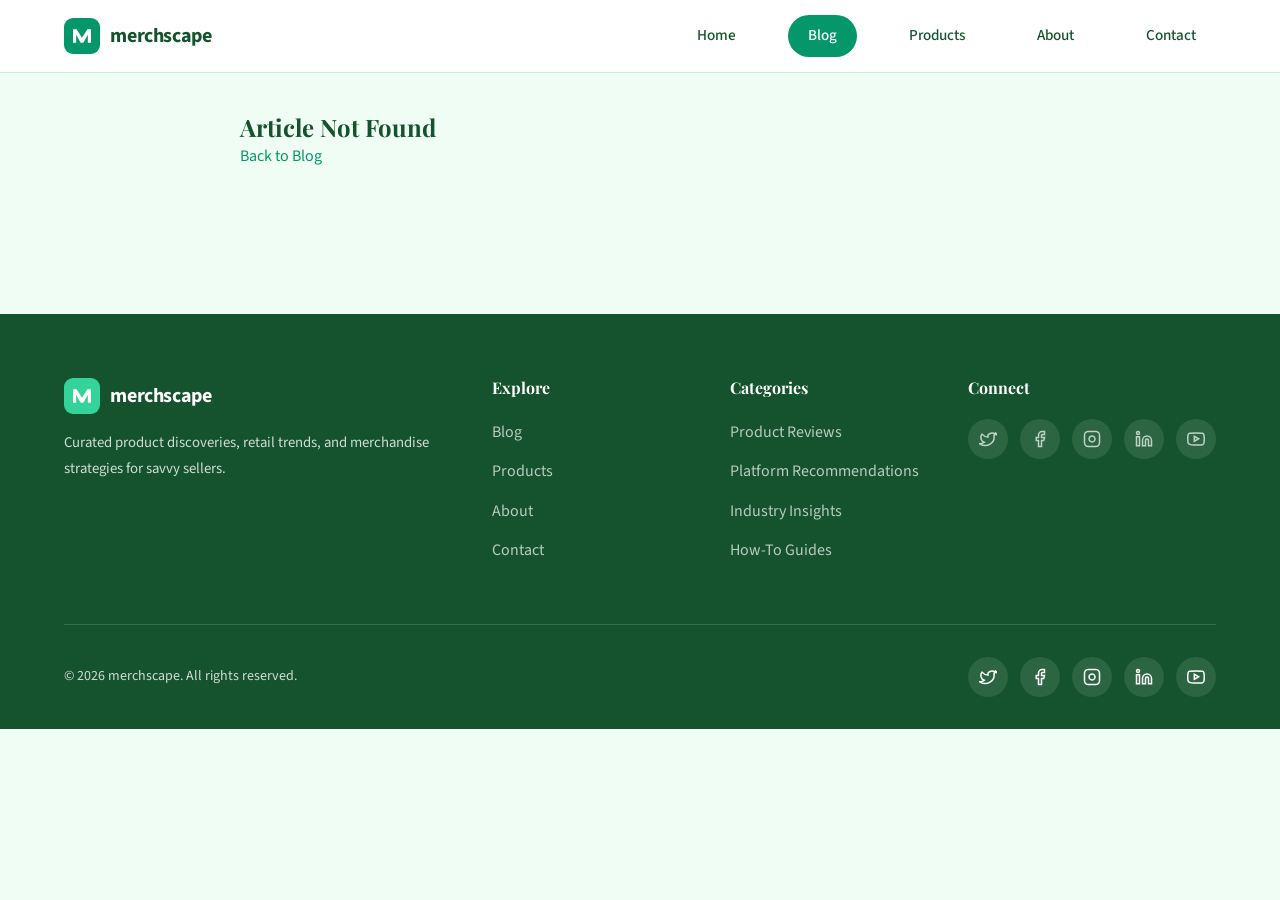
<file: pages/article.html>
<!DOCTYPE html>
<html lang="en">
<head>
  <meta charset="UTF-8">
  <meta name="viewport" content="width=device-width, initial-scale=1.0">
  <title>Article | Merchscape</title>
  <link rel="preconnect" href="https://fonts.googleapis.com">
  <link rel="preconnect" href="https://fonts.gstatic.com" crossorigin>
  <link href="https://fonts.googleapis.com/css2?family=Playfair+Display:wght@600;700&family=Source+Sans+3:wght@400;500;600;700&display=swap" rel="stylesheet">
  <link rel="stylesheet" href="../css/variables.css">
  <link rel="stylesheet" href="../css/base.css">
  <link rel="stylesheet" href="../css/components.css">
</head>
<body>
  <div id="header"></div>
  <main>
    <section class="section" style="padding-top:7rem">
      <div class="container">
        <article class="article-detail" id="article-content"></article>
      </div>
    </section>
  </main>
  <div id="footer"></div>
  <div id="back-to-top-mount"></div>
  <script type="module">
    import { initLayout } from '../js/app.js';
    import { articles } from '../js/data.js';
    import { findById, initScrollAnimations } from '../js/utils.js';
    import { renderRelatedArticles } from '../components/related-articles.js';

    initLayout('blog', '../');
    const id = new URLSearchParams(location.search).get('id');
    const article = findById(id, articles);
    const el = document.getElementById('article-content');

    if (!article) {
      el.innerHTML = '<div class="empty-state"><h2>Article Not Found</h2><p><a href="blog.html">Back to Blog</a></p></div>';
    } else {
      document.title = article.title + ' | merchscape';
      const date = new Date(article.date).toLocaleDateString('en-US', { year: 'numeric', month: 'long', day: 'numeric' });
      el.innerHTML = `
        <div class="article-hero-image"><img src="${article.image}" alt="${article.title}"></div>
        <span class="card-category">${article.category}</span>
        <h1>${article.title}</h1>
        <div class="article-meta">
          <span>By ${article.author}</span>
          <span>${date}</span>
          <span>${article.readTime} read</span>
        </div>
        <div class="article-content">${article.content}</div>
        ${renderRelatedArticles(article, articles, '../')}
      `;
      initScrollAnimations();
    }
  </script>
</body>
</html>
</file>
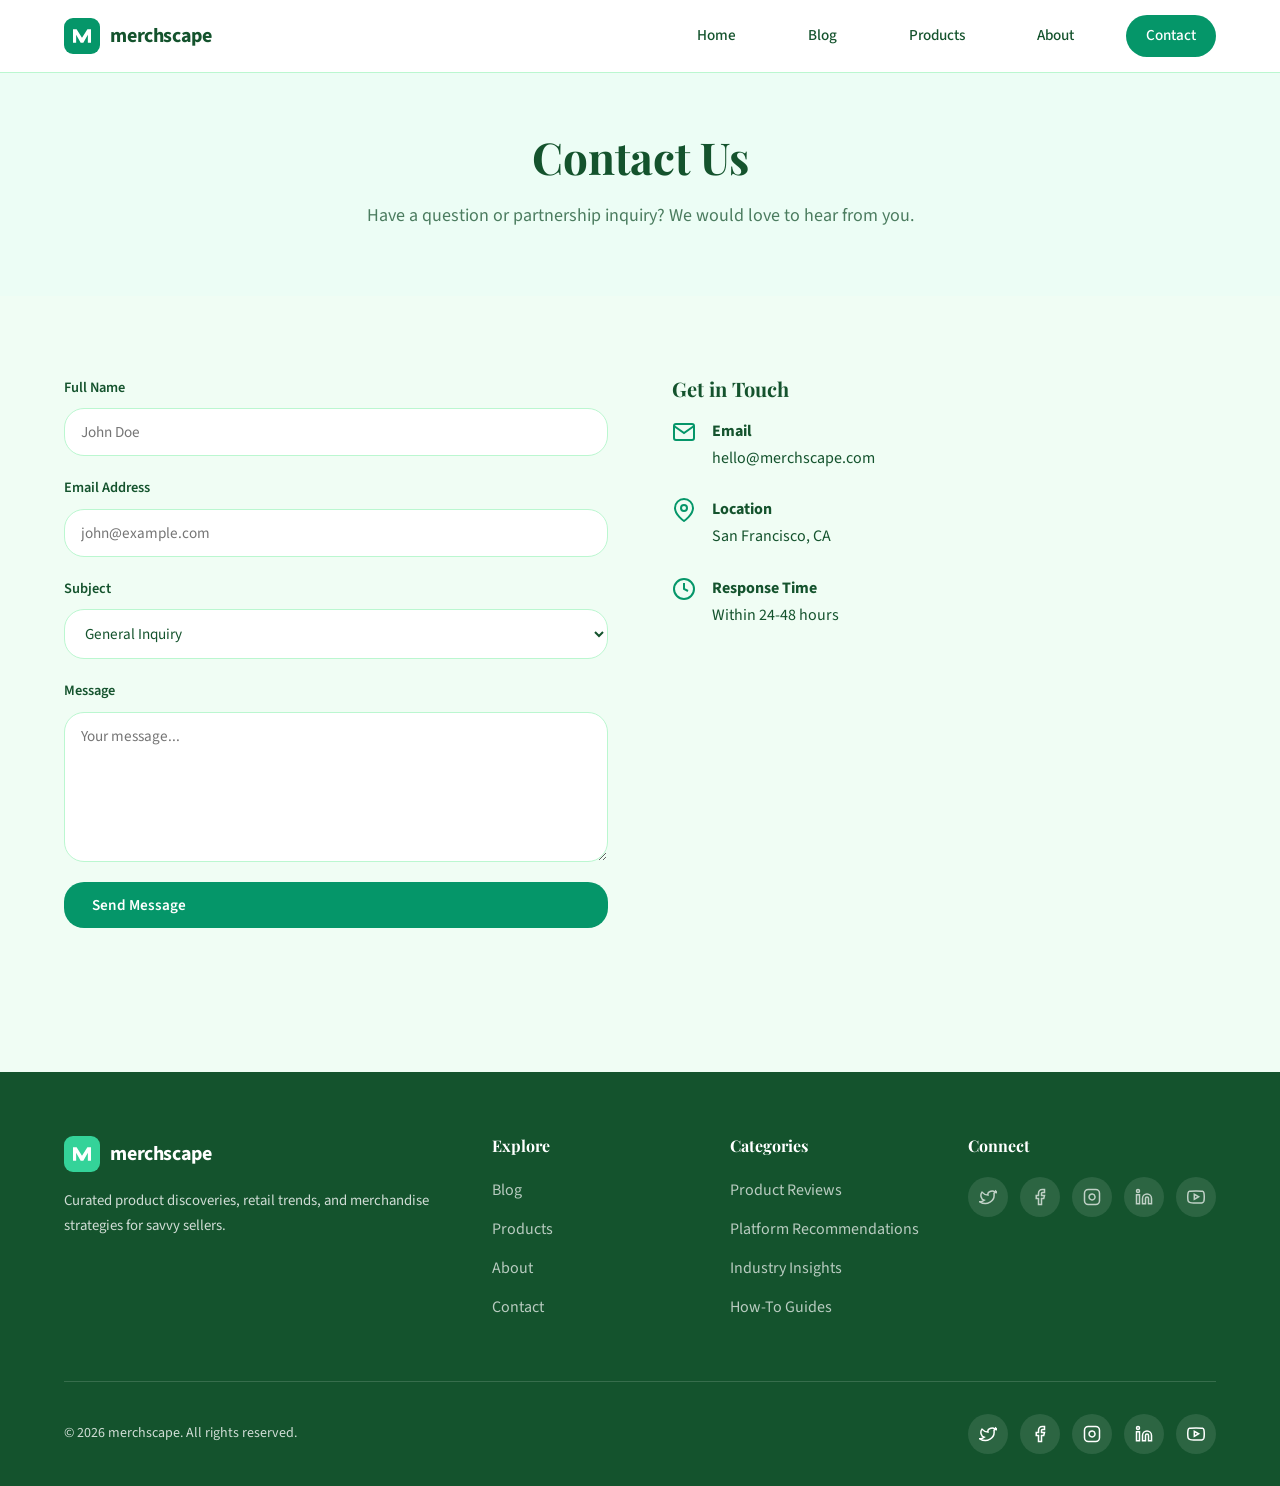
<file: pages/contact.html>
<!DOCTYPE html>
<html lang="en">
<head>
  <meta charset="UTF-8">
  <meta name="viewport" content="width=device-width, initial-scale=1.0">
  <title>Contact | Merchscape</title>
  <meta name="description" content="Contact Merchscape">
  <link rel="preconnect" href="https://fonts.googleapis.com">
  <link rel="preconnect" href="https://fonts.gstatic.com" crossorigin>
  <link href="https://fonts.googleapis.com/css2?family=Playfair+Display:wght@600;700&family=Source+Sans+3:wght@400;500;600;700&display=swap" rel="stylesheet">
  <link rel="stylesheet" href="../css/variables.css">
  <link rel="stylesheet" href="../css/base.css">
  <link rel="stylesheet" href="../css/components.css">
</head>
<body>
  <div id="header"></div>
  <main>
    <section class="page-hero">
      <div class="container">
        <h1>Contact Us</h1>
        <p>Have a question or partnership inquiry? We would love to hear from you.</p>
      </div>
    </section>
    <section class="section">
      <div class="container">
        <div class="contact-grid fade-in">
          <form class="contact-form" id="contact-form">
            <div class="form-group">
              <label for="name">Full Name</label>
              <input type="text" id="name" name="name" required placeholder="John Doe">
            </div>
            <div class="form-group">
              <label for="email">Email Address</label>
              <input type="email" id="email" name="email" required placeholder="john@example.com">
            </div>
            <div class="form-group">
              <label for="subject">Subject</label>
              <select id="subject" name="subject">
                <option>General Inquiry</option>
                <option>Partnership</option>
                <option>Product Review Request</option>
                <option>Feedback</option>
              </select>
            </div>
            <div class="form-group">
              <label for="message">Message</label>
              <textarea id="message" name="message" required placeholder="Your message..."></textarea>
            </div>
            <button type="submit" class="btn btn-primary">Send Message</button>
          </form>
          <div class="contact-info">
            <h3>Get in Touch</h3>
            <div class="contact-item">
              <svg viewBox="0 0 24 24" fill="none" stroke="currentColor" stroke-width="2"><path d="M4 4h16c1.1 0 2 .9 2 2v12c0 1.1-.9 2-2 2H4c-1.1 0-2-.9-2-2V6c0-1.1.9-2 2-2z"/><polyline points="22,6 12,13 2,6"/></svg>
              <div><strong>Email</strong><br>hello@merchscape.com</div>
            </div>
            <div class="contact-item">
              <svg viewBox="0 0 24 24" fill="none" stroke="currentColor" stroke-width="2"><path d="M21 10c0 7-9 13-9 13s-9-6-9-13a9 9 0 0 1 18 0z"/><circle cx="12" cy="10" r="3"/></svg>
              <div><strong>Location</strong><br>San Francisco, CA</div>
            </div>
            <div class="contact-item">
              <svg viewBox="0 0 24 24" fill="none" stroke="currentColor" stroke-width="2"><circle cx="12" cy="12" r="10"/><polyline points="12 6 12 12 16 14"/></svg>
              <div><strong>Response Time</strong><br>Within 24-48 hours</div>
            </div>
          </div>
        </div>
      </div>
    </section>
  </main>
  <div id="footer"></div>
  <div id="back-to-top-mount"></div>
  <script type="module">
    import { initLayout } from '../js/app.js';
    initLayout('contact', '../');
    document.getElementById('contact-form').addEventListener('submit', e => {
      e.preventDefault();
      alert('Thank you for your message! We will get back to you soon.');
      e.target.reset();
    });
  </script>
</body>
</html>
</file>
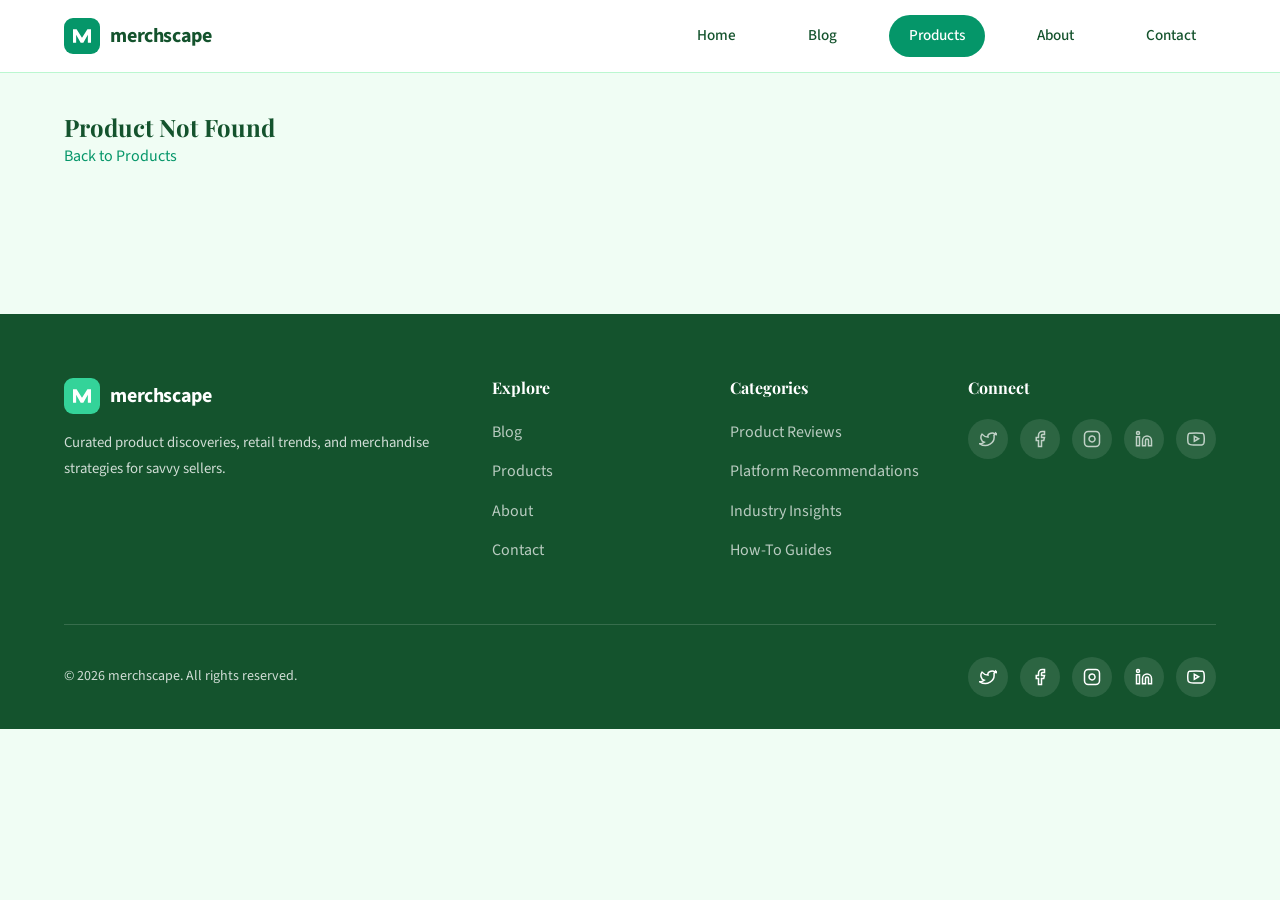
<file: pages/product.html>
<!DOCTYPE html>
<html lang="en">
<head>
  <meta charset="UTF-8">
  <meta name="viewport" content="width=device-width, initial-scale=1.0">
  <title>Product | Merchscape</title>
  <link rel="preconnect" href="https://fonts.googleapis.com">
  <link rel="preconnect" href="https://fonts.gstatic.com" crossorigin>
  <link href="https://fonts.googleapis.com/css2?family=Playfair+Display:wght@600;700&family=Source+Sans+3:wght@400;500;600;700&display=swap" rel="stylesheet">
  <link rel="stylesheet" href="../css/variables.css">
  <link rel="stylesheet" href="../css/base.css">
  <link rel="stylesheet" href="../css/components.css">
</head>
<body>
  <div id="header"></div>
  <main>
    <section class="section" style="padding-top:7rem">
      <div class="container">
        <div class="product-detail" id="product-content"></div>
      </div>
    </section>
  </main>
  <div id="footer"></div>
  <div id="back-to-top-mount"></div>
  <script type="module">
    import { initLayout } from '../js/app.js';
    import { products } from '../js/data.js';
    import { findById } from '../js/utils.js';

    initLayout('products', '../');
    const id = new URLSearchParams(location.search).get('id');
    const product = findById(id, products);
    const el = document.getElementById('product-content');

    if (!product) {
      el.innerHTML = '<div class="empty-state"><h2>Product Not Found</h2><p><a href="products.html">Back to Products</a></p></div>';
    } else {
      document.title = product.name + ' | merchscape';
      const stars = '★'.repeat(Math.floor(product.rating));
      el.innerHTML = `
        <div class="product-detail-image"><img src="${product.image}" alt="${product.name}"></div>
        <div class="product-detail-info">
          <span class="card-category">${product.category}</span>
          <h1>${product.name}</h1>
          <div class="product-rating">${stars} ${product.rating} / 5</div>
          <div class="product-price">${product.price}</div>
          <p class="product-desc">${product.description}</p>
          <a href="contact.html" class="btn btn-primary">Get Recommendation</a>
        </div>
        <div class="article-content" style="grid-column:1/-1;margin-top:2rem">${product.content}</div>
      `;
    }
  </script>
</body>
</html>
</file>
<file: css/variables.css>
:root {
  --primary: #059669;
  --primary-dark: #047857;
  --secondary: #10b981;
  --accent: #34d399;
  --bg: #f0fdf4;
  --bg-alt: #ecfdf5;
  --text: #14532d;
  --text-muted: #4b7c5f;
  --border: #bbf7d0;
  --card: #ffffff;
  --hero-overlay: linear-gradient(135deg, rgba(5,150,105,0.85) 0%, rgba(16,185,129,0.7) 100%);
  --radius: 20px;
  --font-heading: 'Playfair Display', serif;
  --font-body: 'Source Sans 3', sans-serif;
  --shadow: 0 4px 24px rgba(0,0,0,0.08);
  --shadow-lg: 0 12px 48px rgba(0,0,0,0.12);
  --transition: 0.3s cubic-bezier(0.4, 0, 0.2, 1);
}
</file>
<file: css/base.css>
*,*::before,*::after{box-sizing:border-box;margin:0;padding:0}
html{scroll-behavior:smooth;font-size:16px}
body{font-family:var(--font-body);background:var(--bg);color:var(--text);line-height:1.7;-webkit-font-smoothing:antialiased}
h1,h2,h3,h4,h5,h6{font-family:var(--font-heading);line-height:1.3;font-weight:700}
a{color:var(--primary);text-decoration:none;transition:color var(--transition)}
a:hover{color:var(--primary-dark)}
img{max-width:100%;height:auto;display:block}
.container{width:100%;max-width:1200px;margin:0 auto;padding:0 1.5rem}
.section{padding:5rem 0}
.section-title{font-size:2.25rem;margin-bottom:.5rem;text-align:center}
.section-subtitle{text-align:center;color:var(--text-muted);margin-bottom:3rem;max-width:600px;margin-left:auto;margin-right:auto}
.btn{display:inline-flex;align-items:center;gap:.5rem;padding:.75rem 1.75rem;border-radius:var(--radius);font-weight:600;font-family:var(--font-body);cursor:pointer;border:none;transition:all var(--transition);font-size:.95rem}
.btn-primary{background:var(--primary);color:#fff}
.btn-primary:hover{background:var(--primary-dark);color:#fff;transform:translateY(-2px);box-shadow:var(--shadow)}
.btn-outline{background:transparent;color:var(--primary);border:2px solid var(--primary)}
.btn-outline:hover{background:var(--primary);color:#fff;transform:translateY(-2px)}
.page-hero{padding:8rem 0 4rem;text-align:center;background:var(--bg-alt)}
.page-hero h1{font-size:2.75rem;margin-bottom:1rem}
.page-hero p{color:var(--text-muted);font-size:1.125rem;max-width:640px;margin:0 auto}
.fade-in{opacity:0;transform:translateY(24px);transition:opacity .6s ease,transform .6s ease}
.fade-in.visible{opacity:1;transform:translateY(0)}

@media(max-width:768px){
  .section{padding:3rem 0}
  .section-title{font-size:1.75rem}
  .page-hero{padding:6rem 0 3rem}
  .page-hero h1{font-size:2rem}
}
</file>
<file: css/components.css>
.site-header{position:fixed;top:0;left:0;right:0;z-index:1000;background:var(--card);backdrop-filter:blur(12px);border-bottom:1px solid var(--border);transition:box-shadow var(--transition)}
.site-header.scrolled{box-shadow:var(--shadow)}
.header-inner{display:flex;align-items:center;justify-content:space-between;height:72px}
.logo{display:flex;align-items:center;gap:.65rem;font-family:var(--font-heading);font-weight:700;font-size:1.25rem;color:var(--text);transition:opacity var(--transition);text-decoration:none}
.logo:hover{color:var(--text);opacity:.85}
.logo-mark{width:36px;height:36px;color:var(--primary);flex-shrink:0;transition:transform var(--transition)}
.logo:hover .logo-mark{transform:scale(1.05)}
.logo-text{font-family:var(--font-body);font-weight:700;letter-spacing:-.02em;text-transform:lowercase}
.site-footer .logo{color:#fff}
.site-footer .logo-mark{color:var(--accent)}
.nav-desktop{display:flex;align-items:center;gap:2rem}
.nav-link{color:var(--text);font-weight:500;font-size:.95rem}
.nav-link{padding:.5rem 1.25rem;border-radius:999px;transition:background var(--transition)}.nav-link:hover,.nav-link.active{background:var(--primary);color:#fff}
.menu-toggle{display:none;background:none;border:none;cursor:pointer;padding:.5rem;color:var(--text)}
.menu-toggle svg{width:24px;height:24px}
.nav-mobile{display:none;position:fixed;top:72px;left:0;right:0;background:var(--card);border-bottom:1px solid var(--border);padding:1rem 1.5rem;flex-direction:column;gap:.5rem;transform:translateY(-100%);opacity:0;transition:all var(--transition);z-index:999}
.nav-mobile.open{transform:translateY(0);opacity:1;display:flex}
.hero{position:relative;min-height:90vh;display:flex;align-items:center;justify-content:center;text-align:center;color:#fff;overflow:hidden}
.hero-bg{position:absolute;inset:0;background-size:cover;background-position:center;transform:scale(1.05);transition:transform 8s ease}
.hero:hover .hero-bg{transform:scale(1)}
.hero-overlay{position:absolute;inset:0;background:var(--hero-overlay)}
.hero-content{position:relative;z-index:2;max-width:800px;padding:2rem}
.hero-content h1{font-size:3.5rem;margin-bottom:1.25rem;animation:fadeUp .8s ease}
.hero-content p{font-size:1.25rem;margin-bottom:2rem;opacity:.95;animation:fadeUp .8s ease .2s both}
.hero-actions{display:flex;gap:1rem;justify-content:center;flex-wrap:wrap;animation:fadeUp .8s ease .4s both}
.hero .btn-primary{background:#fff;color:var(--primary)}
.hero .btn-primary:hover{background:var(--bg-alt);color:var(--primary-dark)}
.hero .btn-outline{border-color:#fff;color:#fff}
.hero .btn-outline:hover{background:#fff;color:var(--primary)}
@keyframes fadeUp{from{opacity:0;transform:translateY(30px)}to{opacity:1;transform:translateY(0)}}
.card{border-radius:var(--radius);overflow:hidden;background:var(--card);box-shadow:0 2px 16px rgba(5,150,105,.1);transition:transform var(--transition)}.card:hover{transform:translateY(-4px) scale(1.01)}
.card-image{aspect-ratio:16/10;overflow:hidden}
.card-image img{width:100%;height:100%;object-fit:cover;transition:transform var(--transition)}
.card:hover .card-image img{transform:scale(1.05)}
.card-body{padding:1.5rem}
.card-category{display:inline-block;padding:.25rem .75rem;background:var(--bg-alt);color:var(--primary);border-radius:999px;font-size:.75rem;font-weight:600;text-transform:uppercase;letter-spacing:.04em;margin-bottom:.75rem}
.card-title{font-size:1.15rem;margin-bottom:.5rem;line-height:1.4}
.card-title a{color:var(--text)}
.card-title a:hover{color:var(--primary)}
.card-meta{display:flex;align-items:center;gap:1rem;color:var(--text-muted);font-size:.85rem;margin-top:1rem}
.card-excerpt{color:var(--text-muted);font-size:.925rem;line-height:1.6}
.cards-grid{display:grid;grid-template-columns:repeat(auto-fill,minmax(320px,1fr));gap:2rem}
.filter-bar{display:flex;flex-wrap:wrap;gap:1rem;margin-bottom:2.5rem;align-items:center}
.search-input{flex:1;min-width:240px;padding:.75rem 1rem 0.75rem 2.75rem;border:1px solid var(--border);border-radius:var(--radius);font-family:var(--font-body);font-size:.95rem;background:var(--card);color:var(--text);transition:border-color var(--transition)}
.search-input:focus{outline:none;border-color:var(--primary)}
.search-wrap{position:relative;flex:1;min-width:240px}
.search-wrap svg{position:absolute;left:1rem;top:50%;transform:translateY(-50%);color:var(--text-muted);width:18px;height:18px}
.category-filter{display:flex;flex-wrap:wrap;gap:.5rem}
.category-btn{padding:.5rem 1rem;border:1px solid var(--border);border-radius:999px;background:var(--card);color:var(--text);font-family:var(--font-body);font-size:.85rem;cursor:pointer;transition:all var(--transition)}
.category-btn:hover,.category-btn.active{background:var(--primary);color:#fff;border-color:var(--primary)}
.pagination{display:flex;justify-content:center;align-items:center;gap:.5rem;margin-top:3rem}
.page-btn{width:40px;height:40px;display:flex;align-items:center;justify-content:center;border:1px solid var(--border);border-radius:var(--radius);background:var(--card);color:var(--text);cursor:pointer;font-family:var(--font-body);transition:all var(--transition)}
.page-btn:hover,.page-btn.active{background:var(--primary);color:#fff;border-color:var(--primary)}
.page-btn:disabled{opacity:.4;cursor:not-allowed}
.article-detail{max-width:800px;margin:0 auto}
.article-detail .article-hero-image{border-radius:var(--radius);overflow:hidden;margin-bottom:2rem;aspect-ratio:16/9}
.article-detail .article-hero-image img{width:100%;height:100%;object-fit:cover}
.article-detail h1{font-size:2.5rem;margin-bottom:1rem}
.article-detail .article-meta{display:flex;flex-wrap:wrap;gap:1.5rem;color:var(--text-muted);margin-bottom:2rem;padding-bottom:2rem;border-bottom:1px solid var(--border)}
.article-content h2{font-size:1.5rem;margin:2rem 0 1rem}
.article-content h3{font-size:1.25rem;margin:1.5rem 0 .75rem}
.article-content p{margin-bottom:1.25rem}
.article-content ul,.article-content ol{margin:1rem 0 1.25rem 1.5rem}
.article-content li{margin-bottom:.5rem}
.product-detail{display:grid;grid-template-columns:1fr 1fr;gap:3rem;align-items:start}
.product-detail-image{border-radius:var(--radius);overflow:hidden;aspect-ratio:1}
.product-detail-image img{width:100%;height:100%;object-fit:cover}
.product-detail-info h1{font-size:2.25rem;margin-bottom:.5rem}
.product-rating{display:flex;align-items:center;gap:.5rem;margin-bottom:1rem;color:var(--secondary);font-weight:600}
.product-price{font-size:1.75rem;font-weight:700;color:var(--primary);margin-bottom:1.5rem}
.product-desc{color:var(--text-muted);margin-bottom:2rem;line-height:1.8}
.site-footer{background:var(--text);color:rgba(255,255,255,.8);padding:4rem 0 2rem;margin-top:4rem}
.footer-grid{display:grid;grid-template-columns:2fr 1fr 1fr 1fr;gap:3rem;margin-bottom:3rem}
.footer-brand .logo{color:#fff;margin-bottom:1rem}
.footer-brand p{font-size:.925rem;line-height:1.7}
.footer-col h4{color:#fff;margin-bottom:1.25rem;font-size:1rem}
.footer-col ul{list-style:none}
.footer-col li{margin-bottom:.75rem}
.footer-col a{color:rgba(255,255,255,.7);transition:color var(--transition)}
.footer-col a:hover{color:#fff}
.footer-bottom{border-top:1px solid rgba(255,255,255,.15);padding-top:2rem;display:flex;justify-content:space-between;align-items:center;flex-wrap:wrap;gap:1rem;font-size:.875rem}
.social-widget{display:flex;gap:.75rem}
.social-link{width:40px;height:40px;border-radius:50%;background:rgba(255,255,255,.1);display:flex;align-items:center;justify-content:center;color:#fff;transition:all var(--transition)}
.social-link:hover{background:var(--primary);transform:translateY(-3px);color:#fff}
.social-link svg{width:18px;height:18px}
.back-to-top{position:fixed;bottom:2rem;right:2rem;width:48px;height:48px;border-radius:50%;background:var(--primary);color:#fff;border:none;cursor:pointer;display:flex;align-items:center;justify-content:center;opacity:0;visibility:hidden;transform:translateY(20px);transition:all var(--transition);z-index:999;box-shadow:var(--shadow-lg)}
.back-to-top.visible{opacity:1;visibility:visible;transform:translateY(0)}
.back-to-top:hover{background:var(--primary-dark);transform:translateY(-4px)}
.about-grid{display:grid;grid-template-columns:1fr 1fr;gap:4rem;align-items:center}
.about-image{border-radius:var(--radius);overflow:hidden;aspect-ratio:4/3}
.about-image img{width:100%;height:100%;object-fit:cover}
.about-content h2{font-size:2rem;margin-bottom:1.5rem}
.about-content p{color:var(--text-muted);margin-bottom:1.25rem}
.stats-grid{display:grid;grid-template-columns:repeat(4,1fr);gap:2rem;margin-top:3rem}
.stat-item{text-align:center;padding:2rem;background:var(--card);border-radius:var(--radius);box-shadow:var(--shadow)}
.stat-number{font-size:2.5rem;font-weight:700;color:var(--primary);font-family:var(--font-heading)}
.stat-label{color:var(--text-muted);font-size:.9rem;margin-top:.5rem}
.contact-grid{display:grid;grid-template-columns:1fr 1fr;gap:4rem}
.contact-form{display:flex;flex-direction:column;gap:1.25rem}
.form-group{display:flex;flex-direction:column;gap:.5rem}
.form-group label{font-weight:600;font-size:.9rem}
.form-group input,.form-group textarea,.form-group select{padding:.75rem 1rem;border:1px solid var(--border);border-radius:var(--radius);font-family:var(--font-body);font-size:.95rem;background:var(--card);color:var(--text);transition:border-color var(--transition)}
.form-group input:focus,.form-group textarea:focus,.form-group select:focus{outline:none;border-color:var(--primary)}
.form-group textarea{min-height:150px;resize:vertical}
.contact-info h3{font-size:1.25rem;margin-bottom:1rem}
.contact-item{display:flex;align-items:flex-start;gap:1rem;margin-bottom:1.5rem}
.contact-item svg{width:24px;height:24px;color:var(--primary);flex-shrink:0;margin-top:2px}
.cta-section{background:var(--primary);color:#fff;text-align:center;padding:5rem 0;border-radius:var(--radius);margin:0 1.5rem}
.cta-section h2{font-size:2.25rem;margin-bottom:1rem}
.cta-section p{opacity:.9;margin-bottom:2rem;max-width:500px;margin-left:auto;margin-right:auto}
.cta-section .btn-primary{background:#fff;color:var(--primary)}
.related-articles{margin-top:4rem;padding-top:3rem;border-top:1px solid var(--border)}
.related-articles h2{font-size:1.75rem;margin-bottom:2rem;text-align:center}
.empty-state svg{width:64px;height:64px;margin:0 auto 1.5rem;opacity:.4}
@media(max-width:768px){
  .nav-desktop{display:none}
  .menu-toggle{display:block}
  .hero-content h1{font-size:2.25rem}
  .hero-content p{font-size:1rem}
  .cards-grid{grid-template-columns:1fr}
  .footer-grid{grid-template-columns:1fr 1fr;gap:2rem}
  .product-detail,.about-grid,.contact-grid{grid-template-columns:1fr}
  .stats-grid{grid-template-columns:repeat(2,1fr)}
  .filter-bar{flex-direction:column}
}
@media(max-width:480px){
  .footer-grid{grid-template-columns:1fr}
  .stats-grid{grid-template-columns:1fr}
}
</file>
